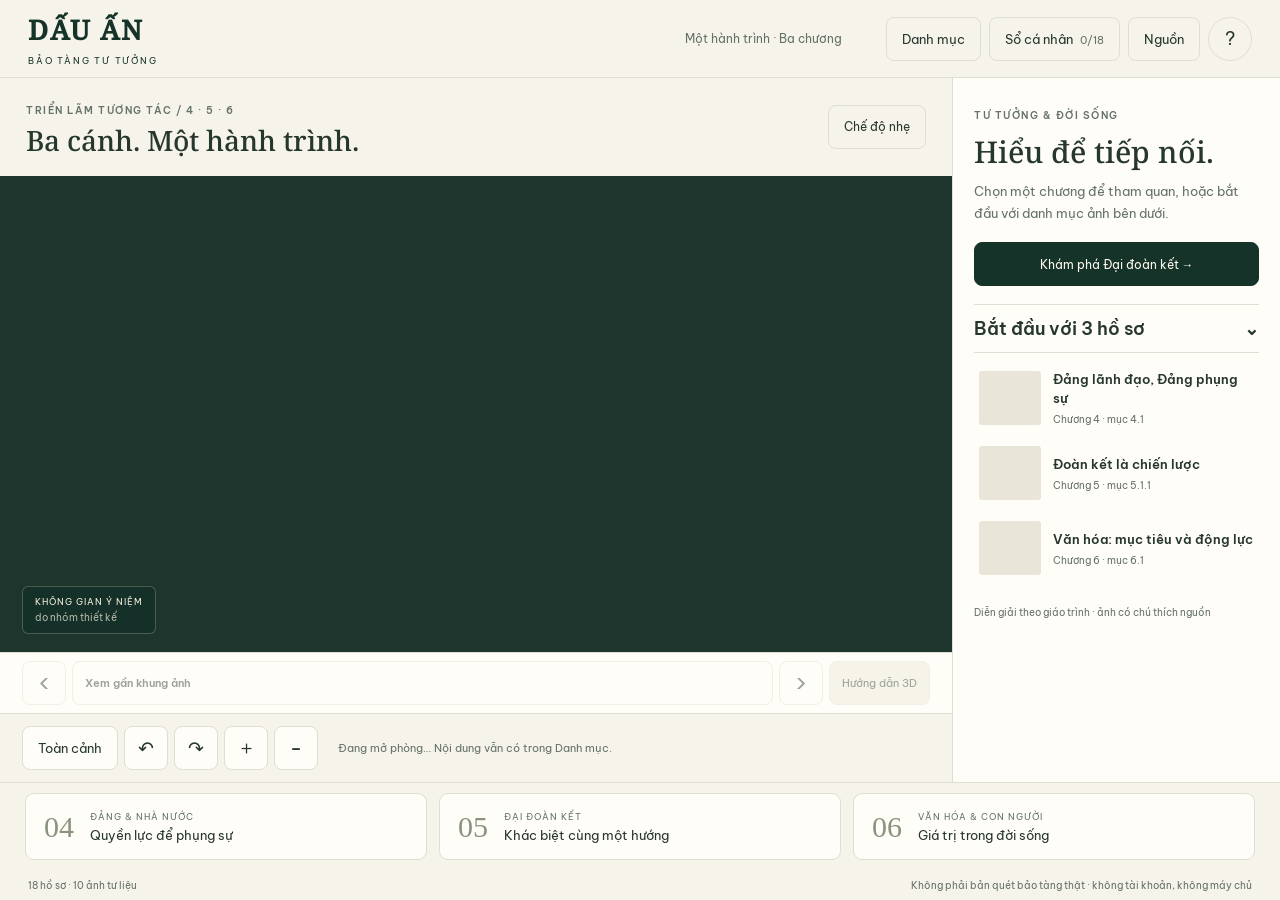
<file: index.html>
<!doctype html><html lang="vi"><head><meta charset="utf-8"><meta name="viewport" content="width=device-width,initial-scale=1"><meta http-equiv="refresh" content="0;url=museum-3d.html"><title>DẤU ẤN</title></head><body><a href="museum-3d.html">Mở bảo tàng DẤU ẤN — Chương 4, 5, 6</a></body></html>
</file>
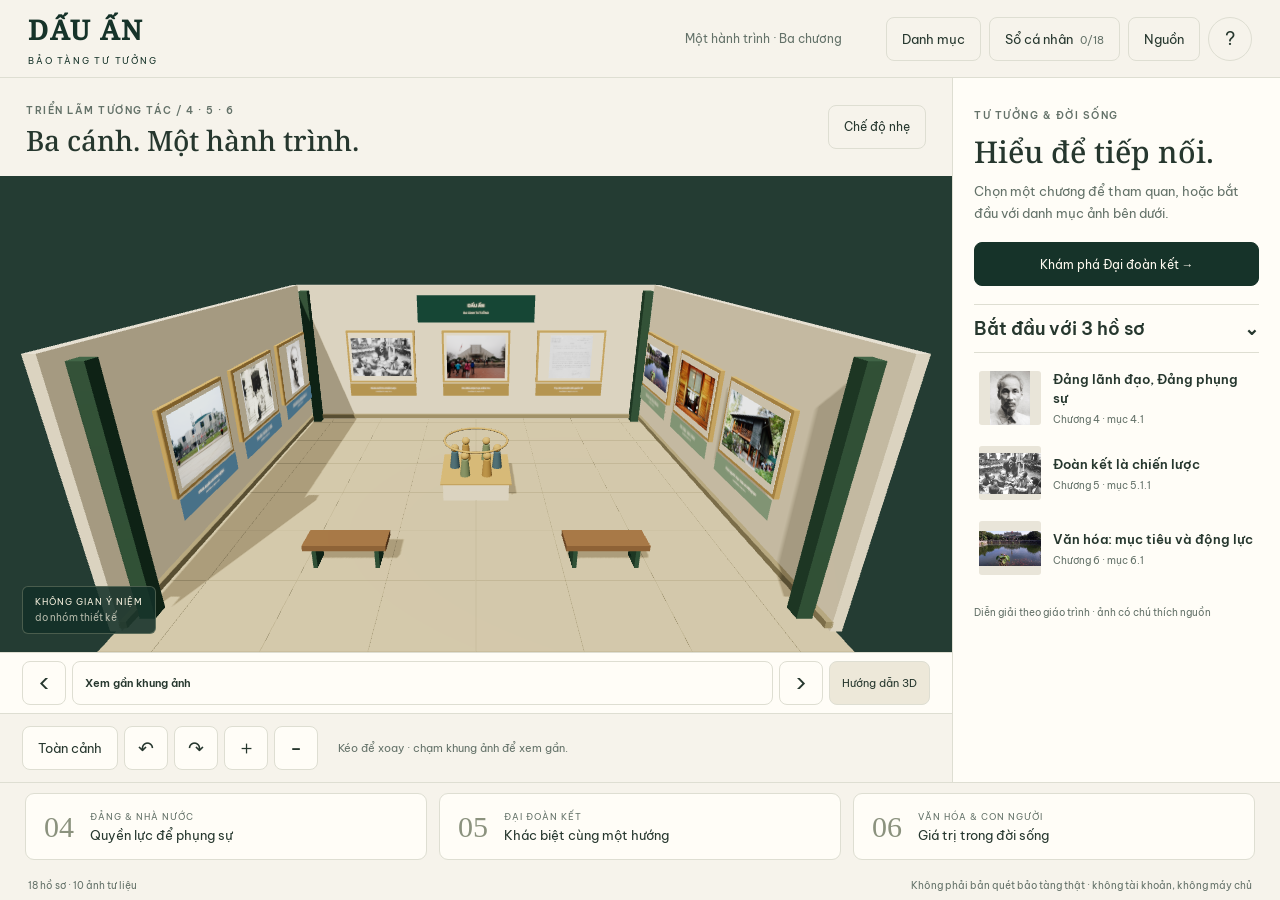
<file: museum-3d.html>
<!doctype html>
<html lang="vi">
<head>
 <meta charset="utf-8"><meta name="viewport" content="width=device-width,initial-scale=1,viewport-fit=cover">
 <meta name="theme-color" content="#163329"><meta name="description" content="DẤU ẤN: triển lãm Chương 4, 5, 6 Tư tưởng Hồ Chí Minh, 3D tương tác và hồ sơ ảnh tư liệu.">
 <title>DẤU ẤN — Ba cánh tư tưởng</title><link rel="stylesheet" href="museum3d.css?v=3d-guide-1"><link rel="stylesheet" href="fonts.css">
 <link rel="preload" href="assets/fonts/be-400-latin.woff2" as="font" type="font/woff2" crossorigin>
 <script type="importmap">{"imports":{"three":"./vendor/three/three.module.min.js"}}</script>
</head>
<body>
 <a href="#exhibit-panel" class="skip-link">Đến danh sách hồ sơ</a>
 <header class="site-header">
  <a class="brand" href="museum-3d.html" translate="no">DẤU ẤN<small>BẢO TÀNG TƯ TƯỞNG</small></a>
  <span class="header-tag">Một hành trình · Ba chương</span>
  <div class="toolbar"><button id="catalogue">Danh mục</button><button id="notebook" aria-label="Sổ cá nhân"><span class="full-label">Sổ cá nhân</span><span class="short-label" aria-hidden="true">Sổ</span> <span id="progress">0/18</span></button><button id="sources">Nguồn</button><button id="help" aria-label="Hướng dẫn tham quan">?</button></div>
 </header>
 <main class="workspace">
  <section class="gallery" aria-label="Không gian triển lãm">
   <div class="stage-heading"><div><span class="eyebrow" id="chapter-label">TRIỂN LÃM TƯƠNG TÁC / 4 · 5 · 6</span><h1 id="stage-title">Ba cánh. Một hành trình.</h1></div><button id="quality" aria-pressed="false">Chế độ nhẹ</button></div>
   <section id="guide-panel" class="guide-panel" aria-label="Hướng dẫn thực hành 3D" hidden><div aria-live="polite"><strong id="guide-title"></strong><p id="guide-copy"></p></div><div class="guide-actions"><button id="guide-next">Tiếp →</button><button id="guide-close" aria-label="Đóng hướng dẫn 3D">✕</button></div></section>
   <div id="viewport"><div id="scene"></div><div id="labels"></div><div class="scene-tag">KHÔNG GIAN Ý NIỆM <span>do nhóm thiết kế</span></div><div class="fallback-card" hidden><h2>Khám phá qua hồ sơ</h2><p>Không gian 3D chưa khả dụng. Bạn vẫn đọc được toàn bộ nội dung, xem ảnh và ghi chú.</p><button id="fallback-read">Mở danh mục</button><p><a href="museum-3d.html">Thử tham quan 3D →</a></p></div></div>
   <div class="frame-tools" aria-label="Xem gần khung ảnh"><button id="frame-prev" aria-label="Khung ảnh trước" disabled>‹</button><button id="focus-frame" disabled>Xem gần khung ảnh</button><button id="frame-next" aria-label="Khung ảnh tiếp theo" disabled>›</button><button id="frame-read" class="primary" hidden>Đọc hồ sơ</button><button id="scene-guide" disabled>Hướng dẫn 3D</button></div>
   <div class="scene-tools"><div class="camera-controls"><button id="overview" title="Đặt lại góc nhìn">Toàn cảnh</button><button id="turn-left" aria-label="Xoay trái">↶</button><button id="turn-right" aria-label="Xoay phải">↷</button><button id="zoom-in" aria-label="Tiến gần">＋</button><button id="zoom-out" aria-label="Lùi xa">−</button></div><p id="status" role="status">Đang mở phòng… Nội dung vẫn có trong Danh mục.</p></div>
  </section>
  <aside id="exhibit-panel" tabindex="-1" aria-label="Hồ sơ trưng bày">
   <div class="panel-head"><span class="eyebrow">TƯ TƯỞNG & ĐỜI SỐNG</span><h2 id="title">Hiểu để tiếp nối.</h2><p id="description">Chọn một chương để tham quan, hoặc bắt đầu với danh mục ảnh bên dưới.</p></div>
   <button id="special" class="primary">Khám phá Đại đoàn kết →</button>
   <details id="chapter-details" open><summary id="list-summary">Hồ sơ nổi bật <span>⌄</span></summary><div id="art-list"></div></details>
   <p class="panel-foot">Diễn giải theo giáo trình · ảnh có chú thích nguồn</p>
  </aside>
 </main>
 <nav class="chapter-nav" aria-label="Chọn chương"><button data-zone="0"><span class="chapter-num">04</span><span><small>ĐẢNG & NHÀ NƯỚC</small><strong>Quyền lực để phụng sự</strong></span></button><button data-zone="1"><span class="chapter-num">05</span><span><small>ĐẠI ĐOÀN KẾT</small><strong>Khác biệt cùng một hướng</strong></span></button><button data-zone="2"><span class="chapter-num">06</span><span><small>VĂN HÓA & CON NGƯỜI</small><strong>Giá trị trong đời sống</strong></span></button></nav>
 <footer>18 hồ sơ · 10 ảnh tư liệu <span>Không phải bản quét bảo tàng thật · không tài khoản, không máy chủ</span></footer>
 <dialog id="modal" aria-labelledby="dialog-title"><div class="dialog-bar"><span>DẤU ẤN / HỒ SƠ TƯ TƯỞNG</span><button id="close" aria-label="Đóng cửa sổ">✕</button></div><div id="detail"></div></dialog>
 <noscript>Hãy bật JavaScript để xem ảnh, hồ sơ và không gian tương tác.</noscript>
 <script type="module" src="museum3d.js?v=3d-guide-1"></script>
</body></html>
</file>
<file: museum3d.css>
:root{color-scheme:light;--green:#163329;--ink:#26372e;--paper:#f6f3eb;--gold:#b6985f;--line:#deded2;--muted:#647269;font-family:'Segoe UI',Arial,sans-serif}
*{box-sizing:border-box}[hidden]{display:none!important}html,body{margin:0;height:100%;background:var(--paper);color:var(--ink)}body{display:grid;grid-template-rows:78px minmax(0,1fr)88px 30px;height:100dvh;overflow:hidden;padding:env(safe-area-inset-top) env(safe-area-inset-right) env(safe-area-inset-bottom) env(safe-area-inset-left)}button,input,textarea{font:inherit}button,a{-webkit-tap-highlight-color:transparent;touch-action:manipulation}button{min-height:44px;border:1px solid var(--line);border-radius:8px;background:#fffdf7;color:var(--ink);padding:10px 15px;font-size:13px;cursor:pointer;transition:background-color .16s,border-color .16s}button:hover{background:#e9e9dc;border-color:#9fae9f}button:disabled{opacity:.45;cursor:not-allowed}a{color:inherit;text-underline-offset:3px}a:hover{color:#746038}button:focus-visible,a:focus-visible,input:focus-visible,textarea:focus-visible,summary:focus-visible{outline:3px solid #ae8243;outline-offset:3px}h1,h2,h3{font-family:Georgia,'Times New Roman',serif;font-weight:400;text-wrap:balance}p{line-height:1.65}h1{margin:7px 0 0;font-size:28px;line-height:1.1}.eyebrow{font-size:10px;font-weight:600;letter-spacing:1.5px;color:var(--muted)}.skip-link{position:fixed;top:10px;left:12px;z-index:50;padding:12px;background:white;transform:translateY(-180%)}.skip-link:focus{transform:translateY(0)}.site-header{display:flex;align-items:center;justify-content:space-between;padding:0 28px;border-bottom:1px solid var(--line);gap:20px}.brand{text-decoration:none;font:600 27px Georgia,serif;letter-spacing:3px;color:var(--green)}.brand small{display:block;font:9px 'Segoe UI',sans-serif;letter-spacing:1.8px;margin-top:7px}.header-tag{font-size:12px;color:var(--muted);margin-left:auto;margin-right:24px}.toolbar{display:flex;gap:8px;align-items:center}.toolbar button{background:transparent}.toolbar #help{width:44px;padding:0;border-radius:50%;font-size:18px}#progress{font-variant-numeric:tabular-nums;font-size:11px;color:var(--muted);padding-left:4px}.workspace{display:grid;grid-template-columns:minmax(0,1fr)328px;min-height:0;min-width:0}.gallery{display:flex;flex-direction:column;min-width:0;min-height:0;background:#e8e8dc}.stage-heading{display:flex;align-items:center;justify-content:space-between;gap:18px;padding:20px 26px;background:var(--paper)}.stage-heading button{font-size:12px;flex:none;background:transparent}#quality[aria-pressed=true]{background:var(--green);color:white}#viewport{position:relative;flex:1;min-height:0;overflow:hidden;background:#1d352d;isolation:isolate}#scene,#labels{position:absolute;inset:0;overflow:hidden}#scene canvas{width:100%;height:100%;display:block;touch-action:none;cursor:grab;outline-offset:-4px}#scene canvas:active{cursor:grabbing}#labels{pointer-events:none}.scene-tag{position:absolute;left:22px;bottom:18px;color:#f7f1df;background:#143129df;border:1px solid #e5ddbb40;padding:9px 12px;border-radius:6px;font-size:9px;letter-spacing:1px;pointer-events:none}.scene-tag span{display:block;font-size:10px;letter-spacing:0;opacity:.7;margin-top:4px}.hotspot{position:absolute;top:0;left:0;pointer-events:auto;min-height:38px;width:38px;border-radius:50%;padding:0;color:#17382c;background:#f7efdce8;border:1px solid #fff1ca;box-shadow:0 2px 12px #091c2455;font-size:18px;will-change:transform}.hotspot:hover{background:#d8bc85;border-color:#bb964f}.scene-tools{display:flex;align-items:center;gap:20px;padding:12px 22px;background:var(--paper);border-top:1px solid var(--line)}.camera-controls{display:flex;gap:6px;flex:none}.camera-controls button:not(:first-child){width:44px;padding:0;font-size:19px}.scene-tools p{font-size:11px;color:var(--muted);margin:0;max-width:390px}.workspace aside{min-height:0;overflow:auto;overscroll-behavior:contain;padding:25px 21px;border-left:1px solid var(--line);background:#fffdf7;display:flex;flex-direction:column}.panel-head h2{font-size:30px;line-height:1.14;margin:12px 0}.panel-head p{font-size:13px;color:var(--muted);margin:0 0 18px}details{min-width:0}summary{cursor:pointer;font-size:12px;font-weight:600;list-style:none;display:flex;align-items:center;justify-content:space-between;padding:12px 0;border-top:1px solid var(--line);border-bottom:1px solid var(--line);min-height:44px}summary::-webkit-details-marker{display:none}summary span{font-size:18px}#art-list{padding:7px 0}.exhibit-row{border:0;border-radius:6px;width:100%;display:flex;gap:12px;align-items:center;padding:10px 5px;text-align:left;background:transparent;min-height:75px}.exhibit-row img{width:62px;height:54px;object-fit:contain;background:#e9e5d9;border-radius:3px;flex:none}.exhibit-row span{min-width:0}.exhibit-row strong{font-size:13px;font-weight:600;line-height:1.45;display:block}.exhibit-row small{font-size:10px;color:var(--muted);display:block;margin-top:5px}.exhibit-row[aria-current=true]{background:#e9eee5;box-shadow:inset 3px 0 #8fa286}.primary{background:var(--green);color:#fffaf0;border-color:var(--green)}.primary:hover{background:#315745;color:white}#special{width:100%;margin-top:14px;font-size:12px}.panel-foot{font-size:10px;color:var(--muted);margin:12px 0 0}.chapter-nav{display:grid;grid-template-columns:repeat(3,minmax(0,1fr));padding:10px 25px;gap:12px;border-top:1px solid var(--line);background:var(--paper)}.chapter-nav button{display:flex;align-items:center;gap:16px;text-align:left;border:1px solid var(--line);padding:10px 18px;min-width:0;border-radius:9px}.chapter-num{font:30px Georgia,serif;color:#8b927e}.chapter-nav small{display:block;font-size:9px;letter-spacing:1px;color:var(--muted)}.chapter-nav strong{display:block;font-size:13px;font-weight:500;margin-top:5px}.chapter-nav [aria-pressed=true]{background:var(--green);color:#fff5df;border-color:var(--green)}.chapter-nav [aria-pressed=true] small,.chapter-nav [aria-pressed=true] .chapter-num{color:#cfbe91}footer{padding:0 28px;display:flex;align-items:center;justify-content:space-between;color:var(--muted);font-size:10px;gap:16px}dialog{width:min(1060px,calc(100vw - 48px));max-height:calc(100dvh - 64px);border:1px solid #9da898;border-radius:12px;padding:0;background:#faf8f0;color:var(--ink);overflow:auto;overscroll-behavior:contain;box-shadow:0 24px 100px #07190d50}dialog::backdrop{background:#0a2219bd;backdrop-filter:blur(4px)}.dialog-bar{position:sticky;top:0;z-index:2;display:flex;align-items:center;justify-content:space-between;padding:9px 20px;background:#faf8f0;border-bottom:1px solid var(--line)}.dialog-bar span{font-size:10px;letter-spacing:1px;color:var(--muted)}#close{font-size:20px;padding:0;width:44px;background:transparent;border:0}#detail{padding:26px 34px 34px;overflow-wrap:anywhere}#detail h2{font-size:36px;line-height:1.15;margin:10px 0 24px}#detail h3{font-size:24px;margin:12px 0}#detail p{font-size:15px}#detail small,figcaption{font-size:11px;line-height:1.75;color:var(--muted)}.reading{display:grid;grid-template-columns:minmax(0,1fr)minmax(0,1.08fr);gap:30px}.reading figure{margin:0;min-width:0}.photo-button{display:block;width:100%;height:310px;padding:10px;background:#e9e3d4;border:0}.photo-button img{height:100%;width:100%;object-fit:contain}.photo-button:hover{background:#ddd6c3}figcaption{padding:12px 0}figcaption a{font-size:11px}.reading .lead{font-size:19px!important;line-height:1.6;margin-top:0}.reflection{border-left:3px solid var(--gold);padding:12px 16px;background:#eee8d8;margin:20px 0}.note-section{margin-top:26px;padding-top:20px;border-top:1px solid var(--line)}.note-section label{font-size:13px;display:block;margin:10px 0}.note-section small{display:block;margin-top:8px}.modal-actions{display:flex;gap:10px;flex-wrap:wrap;margin-top:20px}dialog input,dialog textarea{width:100%;border:1px solid #b6bdad;border-radius:6px;background:#fffdf6;color:var(--ink);padding:13px;font-size:16px}dialog textarea{min-height:110px;resize:vertical}.user-note{white-space:pre-wrap;overflow-wrap:anywhere}.catalogue-grid{display:grid;grid-template-columns:repeat(3,minmax(0,1fr));gap:15px;margin-top:18px}.card{padding:0;overflow:hidden;display:block;text-align:left;background:#fffdf5;color:var(--ink);border:1px solid #d7dccf;min-width:0}.card img{width:100%;height:145px;object-fit:contain;background:#ebe5d6;display:block;padding:8px}.card-copy{padding:16px;display:block}.card strong{display:block;font:21px/1.25 Georgia,serif;margin:10px 0}.card small{display:block;font-size:10px}.card span{font-size:11px}.chapter-tabs{display:flex;gap:8px;flex-wrap:wrap;margin:16px 0}.chapter-tabs [aria-pressed=true],.flow-step[aria-pressed=true]{background:var(--green);color:#fff9e9}.flow{display:grid;grid-template-columns:repeat(6,minmax(0,1fr));gap:8px}.flow-step{padding:16px 5px;font-size:12px}.flow-step small{display:block;color:inherit!important;margin-bottom:8px}.flow-copy{padding:20px;background:#e7e9dd;border-radius:6px;min-height:90px}.quote{font:29px/1.4 Georgia,serif;margin:22px 0;color:#756039}.passport{display:grid;grid-template-columns:repeat(3,minmax(0,1fr));gap:14px}.stamp{padding:20px;border:1px solid #c4cbb9;border-radius:7px;background:#eaecdf}.stamp strong{display:block;margin:10px 0}.source-entry{display:grid;grid-template-columns:95px 1fr;gap:20px;border-top:1px solid var(--line);padding:16px 0}.source-entry img{width:95px;height:90px;object-fit:contain;background:#e9e3d4}.source-entry h3{font-size:20px!important}.source-entry p{font-size:12px!important;margin:7px 0}.full-photo{width:100%;max-height:65dvh;object-fit:contain}.fallback-card{position:absolute;inset:0;display:grid;place-content:center;text-align:center;padding:25px;color:white;background:radial-gradient(ellipse at 50% 50%,#3b6250,#163329)}.fallback-card h2{font-size:36px}.fallback-card p{max-width:400px}.fallback-card button{justify-self:center}.toast{font-size:12px!important;color:#52634f;min-height:20px}.loading-photos{color:#8d7b53}
@media(min-width:1500px){.workspace{grid-template-columns:minmax(0,1fr)370px}.workspace aside{padding:30px}.exhibit-row{min-height:83px}.exhibit-row strong{font-size:14px}}
@media(max-width:1024px){.workspace{grid-template-columns:minmax(0,1fr)290px}.header-tag{display:none}.site-header{padding:0 20px}.stage-heading{padding:16px 20px}h1{font-size:24px}.scene-tools{padding:10px 15px;gap:12px}.scene-tools p{font-size:10px}.workspace aside{padding:20px 16px}.panel-head h2{font-size:26px}.chapter-nav{padding:10px 16px;gap:8px}.chapter-nav button{gap:10px;padding:10px 13px}.chapter-nav strong{font-size:11px}}
@media(max-width:760px){body{grid-template-rows:67px minmax(0,1fr)76px 25px}.site-header{padding:0 12px;gap:10px}.brand{font-size:22px;letter-spacing:2px}.brand small{font-size:7px;letter-spacing:1px}.toolbar{gap:3px}.toolbar button{font-size:11px;padding:8px 9px;background:transparent;border:0}.toolbar #help{width:33px;font-size:16px}#progress{display:none}.workspace{grid-template-columns:1fr;grid-template-rows:minmax(230px,1fr)auto;overflow:hidden}.stage-heading{padding:12px 15px;gap:10px}.eyebrow{font-size:8px;letter-spacing:1px}h1{font-size:22px}.stage-heading button{font-size:10px;padding:8px;min-height:40px}#viewport{min-height:120px}.scene-tag{left:12px;bottom:12px;font-size:8px;padding:7px 10px}.scene-tag span{display:none}.scene-tools{padding:8px 12px;gap:10px}.camera-controls{gap:4px}.camera-controls button{font-size:11px;padding:8px 10px}.camera-controls button:not(:first-child){width:40px;font-size:18px}.scene-tools p{display:none}.workspace aside{border-left:0;border-top:1px solid var(--line);padding:10px 15px;max-height:36dvh;display:grid;grid-template-columns:minmax(0,1fr)auto;gap:0 14px;overflow:auto}.panel-head .eyebrow,.panel-head p,.panel-foot{display:none}.panel-head h2{font-size:19px;line-height:1.2;margin:3px 0 7px}#special{grid-column:2;grid-row:1;font-size:10px;min-height:40px;width:auto;margin:0;padding:8px 10px;align-self:start;max-width:145px}#chapter-details{grid-column:1/-1}summary{padding:7px 0;font-size:11px;border-bottom:0;min-height:34px}#art-list{display:grid;grid-template-columns:repeat(2,minmax(0,1fr));gap:3px 9px}.exhibit-row{min-height:62px;gap:9px;padding:6px 3px}.exhibit-row img{width:44px;height:43px}.exhibit-row strong{font-size:11px}.exhibit-row small{font-size:9px}.chapter-nav{padding:8px 10px;gap:6px}.chapter-nav button{padding:8px 9px;gap:8px}.chapter-num{font-size:24px}.chapter-nav small{font-size:8px;line-height:1.4;letter-spacing:0}.chapter-nav strong{display:none}footer{padding:0 14px;font-size:9px}footer span{display:none}dialog{width:calc(100vw - 20px);max-height:calc(100dvh - 24px);border-radius:10px}.dialog-bar{padding:7px 12px}#detail{padding:18px 19px 24px}#detail h2{font-size:28px;margin:10px 0 18px}#detail p{font-size:14px}.reading{grid-template-columns:1fr;gap:18px}.photo-button{height:230px}.reading .lead{font-size:17px!important}.catalogue-grid{grid-template-columns:repeat(2,minmax(0,1fr));gap:10px}.card img{height:115px}.card-copy{padding:12px}.card strong{font-size:18px}.chapter-tabs{gap:5px}.chapter-tabs button{font-size:12px;padding:8px 10px}.flow{grid-template-columns:repeat(3,minmax(0,1fr))}.passport{grid-template-columns:1fr}.stamp{padding:12px 18px}.stamp p{margin:5px 0}.source-entry{grid-template-columns:66px 1fr;gap:12px}.source-entry img{width:66px;height:70px}.hotspot{width:38px;min-height:38px}.modal-actions button{flex:1;font-size:12px}.full-photo{max-height:58dvh}}
@media(max-height:600px) and (min-width:761px){body{grid-template-rows:60px minmax(0,1fr)68px 22px}.stage-heading{padding:10px 20px}h1{font-size:22px}.scene-tools{padding:5px 15px}.chapter-nav{padding:6px 16px}.workspace aside{padding-top:15px}.panel-head p{display:none}}
@media(prefers-reduced-motion:reduce){*{transition:none!important;scroll-behavior:auto!important}}
.workspace aside #special{margin:0 0 18px}
@media(max-width:760px){.workspace aside #special{margin:0}}
.short-label{display:none}
@media(max-width:760px){.full-label{display:none}.short-label{display:inline}}
@media(max-width:380px){.toolbar button{font-size:10px;padding:8px 6px}.toolbar #help{width:28px}.brand{font-size:21px}.stage-heading h1{font-size:20px}}
.hotspot{width:44px;min-height:44px}
@media(max-width:760px){summary{min-height:44px}.camera-controls button:not(:first-child){width:44px}}
.frame-tools{display:flex;align-items:center;gap:6px;padding:8px 22px;border-top:1px solid var(--line);background:#fffdf7;flex:none;min-width:0}
.frame-tools button{min-height:44px;font-size:11px;padding:8px 12px;flex:none}
#frame-prev,#frame-next{width:44px;font-size:25px;padding:0}
#focus-frame{flex:1;min-width:0;text-overflow:ellipsis;white-space:nowrap;overflow:hidden;text-align:left;font-weight:600}
#scene-guide{margin-left:auto;background:#ede8d9}
button:disabled{opacity:.45;cursor:wait}
.hotspot.selected{background:#b99045;color:#fff;border-color:#fff2c9;box-shadow:0 0 0 4px #e2bb6450}
#scene canvas.over-frame{cursor:pointer}#scene canvas.dragging{cursor:grabbing;user-select:none}
.guide-panel{flex:none;background:#e8eee2;border-top:1px solid #c5d1bc;border-bottom:1px solid #c5d1bc;padding:12px 22px;display:flex;gap:16px;align-items:center;min-width:0}
.guide-panel>div:first-child{flex:1;min-width:0}.guide-panel strong{font-size:13px}.guide-panel p{font-size:12px;color:#405640;line-height:1.6;margin:4px 0 0;text-wrap:pretty}
.guide-actions{display:flex;gap:6px;flex:none}.guide-actions button{font-size:12px;min-height:44px}#guide-close{width:44px;padding:0}
.fallback .frame-tools{display:none}button{touch-action:manipulation}
@media(max-width:760px){.frame-tools{padding:6px 12px;gap:4px}.frame-tools button{font-size:10px;padding:6px 8px}#frame-prev,#frame-next{width:36px;font-size:24px}#scene-guide{max-width:80px;line-height:1.4}#frame-read{max-width:60px;white-space:normal;line-height:1.4}.guide-panel{padding:8px 12px;gap:8px;align-items:flex-start}.guide-panel strong{font-size:11px}.guide-panel p{font-size:10px;line-height:1.5}.guide-actions{flex-direction:column;gap:2px}.guide-actions button{font-size:10px;padding:4px 8px}#guide-close{min-height:30px;align-self:end;width:36px}.workspace{grid-template-rows:minmax(230px,1fr)auto}}
@media(max-width:760px) and (max-height:650px){.workspace{overflow:auto;grid-template-rows:minmax(300px,1fr)auto}.stage-heading{padding:8px 12px}.stage-heading h1{font-size:18px}.scene-tag{display:none}.guide-panel p{font-size:10px}.workspace aside{max-height:none}}
@media(max-width:760px){#frame-prev,#frame-next,#guide-close{width:44px;min-height:44px}}
@media(max-width:760px) and (max-height:650px){.workspace{grid-template-rows:minmax(360px,1fr)auto}.workspace:has(#guide-panel:not([hidden])){grid-template-rows:minmax(480px,1fr)auto}.gallery{min-height:360px}.workspace aside{overflow:visible}}
</file>
<file: fonts.css>
@font-face{font-family:'Be Vietnam Pro';font-style:normal;font-weight:400;font-display:swap;src:url('assets/fonts/be-400-latin.woff2') format('woff2')}
@font-face{font-family:'Be Vietnam Pro';font-style:normal;font-weight:400;font-display:swap;src:url('assets/fonts/be-400-vi.woff2') format('woff2');unicode-range:U+0102-0103,U+0110-0111,U+0128-0129,U+0168-0169,U+01A0-01A1,U+01AF-01B0,U+0300-0301,U+0303-0304,U+0308-0309,U+0323,U+0329,U+1EA0-1EF9,U+20AB}
@font-face{font-family:'Be Vietnam Pro';font-style:normal;font-weight:600;font-display:swap;src:url('assets/fonts/be-600-latin.woff2') format('woff2')}
@font-face{font-family:'Be Vietnam Pro';font-style:normal;font-weight:600;font-display:swap;src:url('assets/fonts/be-600-vi.woff2') format('woff2');unicode-range:U+0102-0103,U+0110-0111,U+0128-0129,U+0168-0169,U+01A0-01A1,U+01AF-01B0,U+0300-0301,U+0303-0304,U+0308-0309,U+0323,U+0329,U+1EA0-1EF9,U+20AB}
@font-face{font-family:'Noto Serif';font-style:normal;font-weight:500;font-display:swap;src:url('assets/fonts/noto-500-latin.woff2') format('woff2')}
@font-face{font-family:'Noto Serif';font-style:normal;font-weight:500;font-display:swap;src:url('assets/fonts/noto-500-vi.woff2') format('woff2');unicode-range:U+0102-0103,U+0110-0111,U+0128-0129,U+0168-0169,U+01A0-01A1,U+01AF-01B0,U+0300-0301,U+0303-0304,U+0308-0309,U+0323,U+0329,U+1EA0-1EF9,U+20AB}
body{font-family:'Be Vietnam Pro','Segoe UI',sans-serif}h1,h2,h3,.card strong{font-family:'Noto Serif',Georgia,serif;font-weight:500}a.brand{font-family:'Noto Serif',Georgia,serif;letter-spacing:1.5px}.brand small{font-family:'Be Vietnam Pro',sans-serif}
</file>
